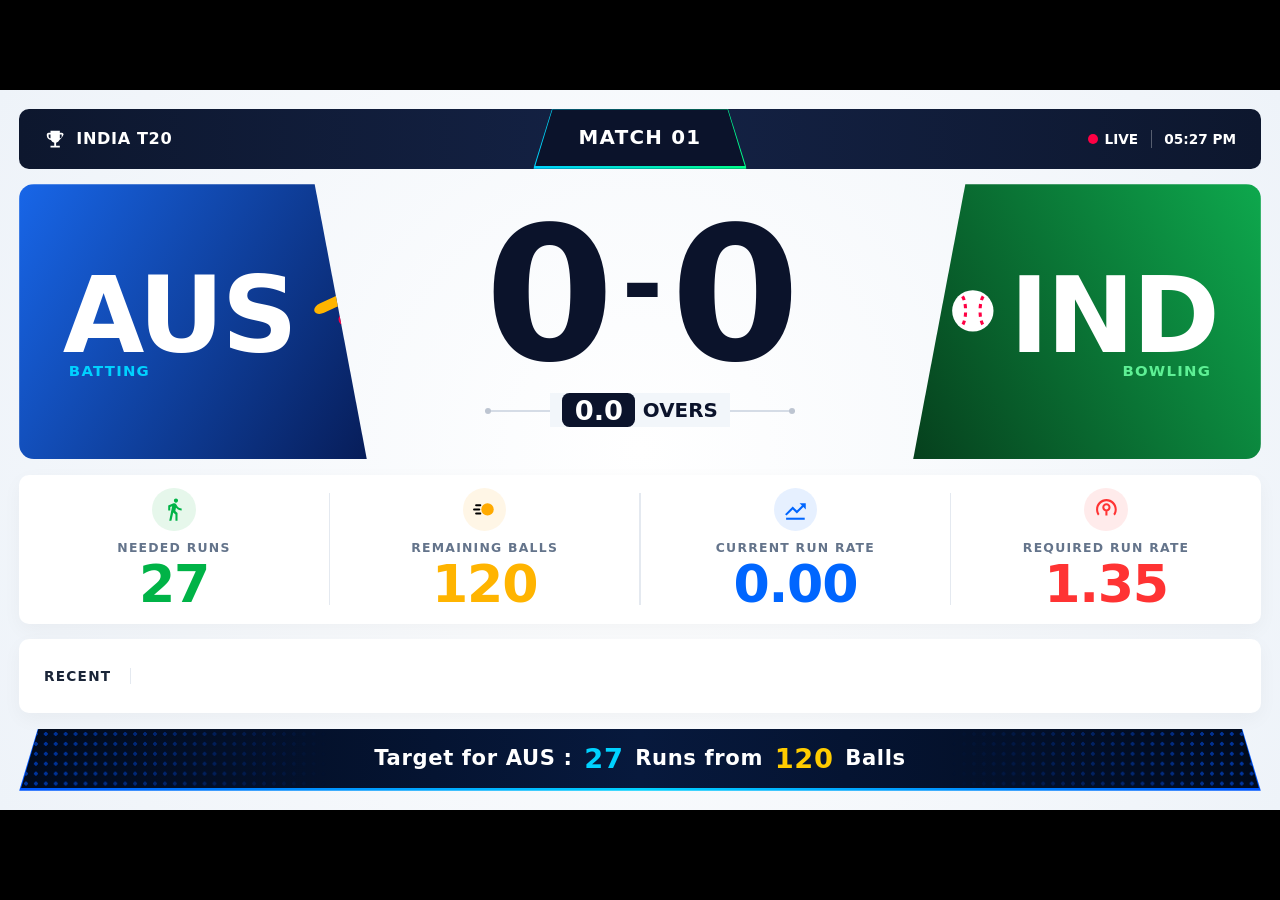
<file: design.html>
<!DOCTYPE html>
<html lang="en">
<head>
<meta charset="UTF-8">
<meta name="viewport" content="width=device-width, initial-scale=1.0">
<title>Cricket Scoreboard - Projector</title>
<style>
  :root {
    --bg-main: #f2f6fa;
    --dark-blue: #0b132b;
    
    --aus-light: #1866e8;
    --aus-dark: #071d59;
    --aus-accent: #00d2ff;
    
    --ind-light: #0ea84d;
    --ind-dark: #06401d;
    --ind-accent: #5ef095;
    
    /* Using standard system fonts instead of external ones */
    --font-display: system-ui, -apple-system, "Segoe UI", Roboto, "Helvetica Neue", Arial, sans-serif;
    --font-base: system-ui, -apple-system, "Segoe UI", Roboto, "Helvetica Neue", Arial, sans-serif;
  }

  * {
    box-sizing: border-box;
    margin: 0;
    padding: 0;
  }

  body {
    display: flex;
    justify-content: center;
    align-items: center;
    width: 100vw;
    height: 100vh;
    background-color: #000; 
    font-family: var(--font-base);
    overflow: hidden; 
  }

  .scoreboard-container {
    container-type: inline-size;
    container-name: scoreboard;
    
    /* Fills the screen maintaining 16:9 ratio with NO outer margins */
    width: 100vw; 
    max-width: calc(100vh * 16 / 9);
    aspect-ratio: 16 / 9;
    margin: 0 auto;
    
    background: var(--bg-main);
    background-image: radial-gradient(circle at 50% 50%, #ffffff 0%, #eef3f9 100%);
    display: flex;
    flex-direction: column;
    justify-content: space-between; 
    padding: 1.5cqw;
    gap: 1.2cqw;
    
    border-radius: 0; 
    position: relative;
  }

  /* --- HEADER --- */
  .header {
    height: 4.8cqw;
    min-height: 4.8cqw;
    background: linear-gradient(90deg, #0d172e, #142245, #0d172e);
    border-radius: 0.8cqw;
    display: flex;
    justify-content: space-between;
    align-items: center;
    padding: 0 2cqw;
    color: white;
    font-weight: 700;
    position: relative;
  }

  .header-left {
    display: flex;
    align-items: center;
    gap: 0.8cqw;
    font-size: 1.3cqw;
    letter-spacing: 0.05cqw;
    font-family: var(--font-display);
    text-transform: uppercase;
  }

  .header-left svg {
    width: 1.8cqw;
    height: 1.8cqw;
    fill: white;
  }

  .header-center {
    position: absolute;
    left: 50%;
    transform: translateX(-50%);
    height: 100%;
    display: flex;
    align-items: center;
  }

  .match-badge-wrapper {
    background: linear-gradient(90deg, #00d2ff, #00ff88);
    padding: 0 0.15cqw 0.2cqw 0.15cqw;
    clip-path: polygon(1.5cqw 0, calc(100% - 1.5cqw) 0, 100% 100%, 0 100%);
    height: 100%;
  }

  .match-badge {
    background: #0b132b;
    height: 100%;
    display: flex;
    align-items: center;
    padding: 0 3.5cqw;
    clip-path: polygon(1.4cqw 0, calc(100% - 1.4cqw) 0, 100% 100%, 0 100%);
    font-family: var(--font-display);
    font-size: 1.6cqw;
    letter-spacing: 0.1cqw;
  }

  .header-right {
    display: flex;
    align-items: center;
    gap: 1cqw;
    font-size: 1.1cqw;
    font-weight: 600;
  }

  .live-indicator {
    display: flex;
    align-items: center;
    gap: 0.5cqw;
  }

  .live-dot {
    width: 0.8cqw;
    height: 0.8cqw;
    background-color: #ff0044;
    border-radius: 50%;
    animation: pulse 1.5s infinite;
  }

  @keyframes pulse {
    0% { box-shadow: 0 0 0 0 rgba(255, 0, 68, 0.7); }
    70% { box-shadow: 0 0 0 0.5cqw rgba(255, 0, 68, 0); }
    100% { box-shadow: 0 0 0 0 rgba(255, 0, 68, 0); }
  }

  .divider {
    width: 0.1cqw;
    height: 1.5cqw;
    background: rgba(255,255,255,0.3);
  }

  /* --- SCORE ROW --- */
  .score-row {
    display: flex;
    justify-content: space-between;
    align-items: center;
    flex: 1; 
    min-height: 0; 
  }

  .team-card {
    height: 100%;
    width: 28%;
    display: flex;
    flex-direction: column;
    justify-content: center;
    color: white;
    position: relative;
  }

  .aus-card {
    background: linear-gradient(120deg, var(--aus-light) 0%, var(--aus-dark) 100%);
    clip-path: polygon(0 0, 85% 0, 100% 100%, 0 100%);
    border-radius: 1.2cqw 0 0 1.2cqw;
    padding-left: 3.5cqw;
  }

  .ind-card {
    background: linear-gradient(-120deg, var(--ind-light) 0%, var(--ind-dark) 100%);
    clip-path: polygon(15% 0, 100% 0, 100% 100%, 0 100%);
    border-radius: 0 1.2cqw 1.2cqw 0;
    padding-right: 3.5cqw;
    text-align: right;
    align-items: flex-end;
  }

  .team-name-row {
    display: flex;
    align-items: center;
    gap: 1cqw;
  }

  .team-name {
    font-family: var(--font-display);
    font-size: 8.5cqw;
    font-weight: 800;
    line-height: 1;
    letter-spacing: -0.2cqw;
  }

  .team-icon {
    width: 4cqw;
    height: 4cqw;
  }

  .aus-card .team-status, .ind-card .team-status {
    font-weight: 700;
    letter-spacing: 0.1cqw;
    font-size: 1.2cqw;
    margin-top: -0.5cqw;
  }

  .aus-card .team-status {
    color: var(--aus-accent);
    margin-left: 0.5cqw;
  }

  .ind-card .team-status {
    color: var(--ind-accent);
    margin-right: 0.5cqw;
  }

  .score-center {
    flex: 1;
    display: flex;
    flex-direction: column;
    align-items: center;
    justify-content: center;
  }

  .main-runs {
    font-family: var(--font-display);
    font-size: 15cqw;
    font-weight: 800;
    line-height: 0.85;
    color: var(--dark-blue);
    display: flex;
    align-items: center;
    gap: 1cqw;
    letter-spacing: -0.4cqw;
  }

  .main-runs .dash {
    font-size: 8cqw;
    transform: translateY(-0.8cqw);
  }

  .overs-container {
    position: relative;
    width: 25cqw;
    display: flex;
    justify-content: center;
    margin-top: 1.5cqw;
  }

  .overs-line {
    position: absolute;
    top: 50%;
    left: 0;
    right: 0;
    height: 0.15cqw;
    background: #d5dce6;
    z-index: 1;
  }

  .overs-line::before, .overs-line::after {
    content: '';
    position: absolute;
    top: -0.15cqw;
    width: 0.5cqw;
    height: 0.5cqw;
    border-radius: 50%;
    background: #bdc5d1;
  }
  .overs-line::before { left: 0; }
  .overs-line::after { right: 0; }

  .overs-pill {
    position: relative;
    z-index: 2;
    background: var(--bg-main);
    padding: 0 1cqw;
    display: flex;
    align-items: center;
    gap: 0.6cqw;
    font-family: var(--font-display);
    font-size: 1.6cqw;
    font-weight: 700;
    color: var(--dark-blue);
  }

  .overs-val {
    background: var(--dark-blue);
    color: white;
    padding: 0.1cqw 1cqw;
    border-radius: 0.6cqw;
    font-size: 2.2cqw;
  }

  /* --- STATS SECTION (Single Row, 4 Key Stats) --- */
  .stats-row {
    background: #ffffff;
    border-radius: 0.8cqw;
    display: flex;
    align-items: stretch; 
    box-shadow: 0 0.5cqw 1.5cqw rgba(0, 0, 0, 0.04);
    height: 12cqw; 
  }

  .stat-col {
    flex: 1;
    display: flex;
    flex-direction: column;
    align-items: center;
    justify-content: center;
    padding: 0 1cqw;
  }

  .stat-divider {
    width: 0.1cqw;
    background: #e4e9f0;
    margin: 1.5cqw 0; 
  }

  .icon-wrapper {
    width: 3.5cqw;
    height: 3.5cqw;
    border-radius: 50%;
    display: flex;
    align-items: center;
    justify-content: center;
    margin-bottom: 0.8cqw;
  }

  .icon-wrapper svg {
    width: 2cqw;
    height: 2cqw;
  }

  .stat-label {
    font-size: 1cqw;
    font-weight: 700;
    color: #64748b;
    text-transform: uppercase;
    letter-spacing: 0.1cqw;
    text-align: center; 
    line-height: 1.2;
    margin-bottom: 0.2cqw;
  }

  .stat-value {
    font-family: var(--font-display);
    font-size: 4.2cqw; 
    font-weight: 800;
    line-height: 1;
    letter-spacing: -0.1cqw;
  }

  /* Stat Specific Colors */
  .c-need .icon-wrapper { background: #e6f7eb; }
  .c-need svg { fill: #00b347; }
  .c-need .stat-value { color: #00b347; }

  .c-balls .icon-wrapper { background: #fff6e6; }
  .c-balls svg { fill: #ffaa00; }
  .c-balls .stat-value { color: #ffb400; }

  .c-crr .icon-wrapper { background: #e6f0ff; }
  .c-crr svg { fill: #0066ff; }
  .c-crr .stat-value { color: #0066ff; }

  .c-rrr .icon-wrapper { background: #ffebeb; }
  .c-rrr svg { fill: #ff3333; }
  .c-rrr .stat-value { color: #ff3333; }

  /* --- TIMELINE SECTION --- */
  .timeline-wrapper {
    background: #ffffff;
    border-radius: 0.8cqw;
    box-shadow: 0 0.5cqw 1.5cqw rgba(0, 0, 0, 0.04);
    height: 6cqw;
    display: flex;
    align-items: center;
    padding: 0 2cqw;
    gap: 1.5cqw;
  }

  .timeline-label {
    font-size: 1.1cqw;
    font-weight: 800;
    color: #1a2538;
    text-transform: uppercase;
    letter-spacing: 0.1cqw;
    border-right: 0.15cqw solid #e4e9f0;
    padding-right: 1.5cqw;
  }

  .timeline {
    display: flex;
    align-items: center;
    gap: 0.8cqw;
    flex: 1;
    height: 100%;
    overflow: hidden; 
  }

  /* --- STYLISH BOTTOM BAR --- */
  .footer-wrapper {
    height: 5cqw;
    min-height: 5cqw;
    position: relative;
    background: linear-gradient(90deg, #0055ff, #00d2ff, #0055ff);
    clip-path: polygon(1.5cqw 0, calc(100% - 1.5cqw) 0, 100% 100%, 0 100%);
    padding: 0 0.15cqw 0.2cqw 0.15cqw; 
  }

  .footer-inner {
    height: 100%;
    background: linear-gradient(90deg, #010a1c, #07193d, #010a1c);
    clip-path: polygon(1.4cqw 0, calc(100% - 1.4cqw) 0, 100% 100%, 0 100%);
    display: flex;
    align-items: center;
    justify-content: center;
    color: white;
    font-size: 1.7cqw;
    font-weight: 600;
    position: relative;
    letter-spacing: 0.05cqw;
  }

  .footer-inner::before, .footer-inner::after {
    content: '';
    position: absolute;
    top: 0;
    bottom: 0;
    width: 25cqw;
    background-image: radial-gradient(#0055ff 0.15cqw, transparent 0.15cqw);
    background-size: 0.8cqw 0.8cqw;
    background-position: 0 0;
    z-index: 1;
    opacity: 0.6;
  }

  .footer-inner::before {
    left: 0;
    mask-image: linear-gradient(90deg, black, transparent);
    -webkit-mask-image: linear-gradient(90deg, black, transparent);
  }

  .footer-inner::after {
    right: 0;
    mask-image: linear-gradient(-90deg, black, transparent);
    -webkit-mask-image: linear-gradient(-90deg, black, transparent);
  }

  .footer-content {
    position: relative;
    z-index: 2;
  }

  .f-blue { color: #00d2ff; font-weight: 800; font-family: var(--font-display); font-size: 2.2cqw; margin: 0 0.3cqw; vertical-align: middle; }
  .f-yellow { color: #ffcc00; font-weight: 800; font-family: var(--font-display); font-size: 2.2cqw; margin: 0 0.3cqw; vertical-align: middle;}

</style>
</head>
<body>

<div class="scoreboard-container">
  
  <header class="header">
    <div class="header-left">
      <svg viewBox="0 0 24 24"><path d="M19 5h-2V3H7v2H5c-1.1 0-2 .9-2 2v1c0 2.55 1.92 4.63 4.39 4.94A5.01 5.01 0 0011 15.9V19H7v2h10v-2h-4v-3.1a5.01 5.01 0 003.61-2.96C19.08 10.63 21 8.55 21 6V7c0-1.1-.9-2-2-2zM7 11c-1.1 0-2-.9-2-2V7h2v4zm12-2c0 1.1-.9 2-2 2V7h2v2z"/></svg>
      <span>INDIA T20</span>
    </div>
    <div class="header-center">
      <div class="match-badge-wrapper">
        <div class="match-badge">MATCH 01</div>
      </div>
    </div>
    <div class="header-right">
      <div class="live-indicator">
        <div class="live-dot"></div>
        <span>LIVE</span>
      </div>
      <div class="divider"></div>
      <span>05:27 PM</span>
    </div>
  </header>

  <main class="score-row">
    <div class="team-card aus-card">
      <div class="team-name-row">
        <span class="team-name">AUS</span>
        <svg class="team-icon" viewBox="0 0 24 24" fill="none" style="transform: rotate(20deg) translateY(-10%);">
          <path d="M14.5 3.5L16.5 5.5L7.5 14.5C6 16 4 16.5 3 15.5C2 14.5 2.5 12.5 4 11L13 2L14.5 3.5Z" fill="#ffb400"/>
          <path d="M16 2.5L17.5 4" stroke="#ffb400" stroke-width="2" stroke-linecap="round"/>
          <circle cx="18" cy="14" r="3" fill="#ff0044"/>
          <path d="M16.5 13A2 2 0 0 1 19.5 15" stroke="white" stroke-width="1" stroke-linecap="round" stroke-dasharray="1 1"/>
        </svg>
      </div>
      <div class="team-status">BATTING</div>
    </div>

    <div class="score-center">
      <div class="main-runs">
        <span>0</span> <span class="dash">-</span> <span>0</span>
      </div>
      <div class="overs-container">
        <div class="overs-line"></div>
        <div class="overs-pill">
          <span class="overs-val">0.0</span> <span>OVERS</span>
        </div>
      </div>
    </div>

    <div class="team-card ind-card">
      <div class="team-name-row" style="justify-content: flex-end;">
        <svg class="team-icon" viewBox="0 0 24 24" fill="none" style="transform: translateY(-10%);">
          <circle cx="12" cy="12" r="10" fill="white"/>
          <path d="M7 5C9 8 9 16 7 19" stroke="#ff0044" stroke-width="1.5" stroke-dasharray="2 2"/>
          <path d="M17 5C15 8 15 16 17 19" stroke="#ff0044" stroke-width="1.5" stroke-dasharray="2 2"/>
        </svg>
        <span class="team-name">IND</span>
      </div>
      <div class="team-status">BOWLING</div>
    </div>
  </main>

  <section class="stats-row">
    <div class="stat-col c-need">
      <div class="icon-wrapper">
        <svg viewBox="0 0 24 24"><path d="M13.5 5.5c1.1 0 2-.9 2-2s-.9-2-2-2-2 .9-2 2 .9 2 2 2zM9.8 8.9L7 23h2.1l1.8-8 2.1 2v6h2v-7.5l-2.1-2 .6-3C14.8 12 16.8 13 19 13v-2c-1.9 0-3.5-1-4.3-2.4l-1-1.6c-.4-.6-1-1-1.7-1-.3 0-.5.1-.8.1L6 8.3V13h2V9.6l1.8-.7"/></svg>
      </div>
      <div class="stat-label">Needed Runs</div>
      <div class="stat-value">27</div>
    </div>
    
    <div class="stat-divider"></div>

    <div class="stat-col c-balls">
      <div class="icon-wrapper">
        <svg viewBox="0 0 24 24"><circle cx="15" cy="12" r="6"/><path d="M2 12h5M4 8h4M4 16h4" stroke-width="2" stroke-linecap="round" stroke="currentColor"/></svg>
      </div>
      <div class="stat-label">Remaining Balls</div>
      <div class="stat-value">120</div>
    </div>

    <div class="stat-divider"></div>

    <div class="stat-col c-crr">
      <div class="icon-wrapper">
        <svg viewBox="0 0 24 24"><path d="M16 6l2.29 2.29-4.88 4.88-4-4L2 16.59 3.41 18l6-6 4 4 6.3-6.29L22 12V6z"/><path d="M3 22h18v-2H3v2z"/></svg>
      </div>
      <div class="stat-label">Current Run Rate</div>
      <div class="stat-value">0.00</div>
    </div>
    
    <div class="stat-divider"></div>

    <div class="stat-col c-rrr">
      <div class="icon-wrapper">
        <svg viewBox="0 0 24 24"><path d="M12 2C6.48 2 2 6.48 2 12c0 2.21.71 4.25 1.9 5.92L5.32 16.5C4.49 15.22 4 13.67 4 12c0-4.42 3.58-8 8-8s8 3.58 8 8c0 1.67-.49 3.22-1.32 4.5l1.42 1.42C21.29 16.25 22 14.21 22 12c0-5.52-4.48-10-10-10zm-1 12h2v4h-2zm1-8c-2.21 0-4 1.79-4 4s1.79 4 4 4 4-1.79 4-4-1.79-4-4-4zm0 6c-1.1 0-2-.9-2-2s.9-2 2-2 2 .9 2 2-.9 2-2 2z"/></svg>
      </div>
      <div class="stat-label">Required Run Rate</div>
      <div class="stat-value">1.35</div>
    </div>
  </section>

  <div class="timeline-wrapper">
    <div class="timeline-label">Recent</div>
    <div class="timeline" id="fs-timeline">
      </div>
  </div>

  <footer class="footer-wrapper">
    <div class="footer-inner">
      <div class="footer-content">
        Target for AUS : <span class="f-blue">27</span> Runs from <span class="f-yellow">120</span> Balls
      </div>
    </div>
  </footer>

</div>

</body>
</html>
</file>
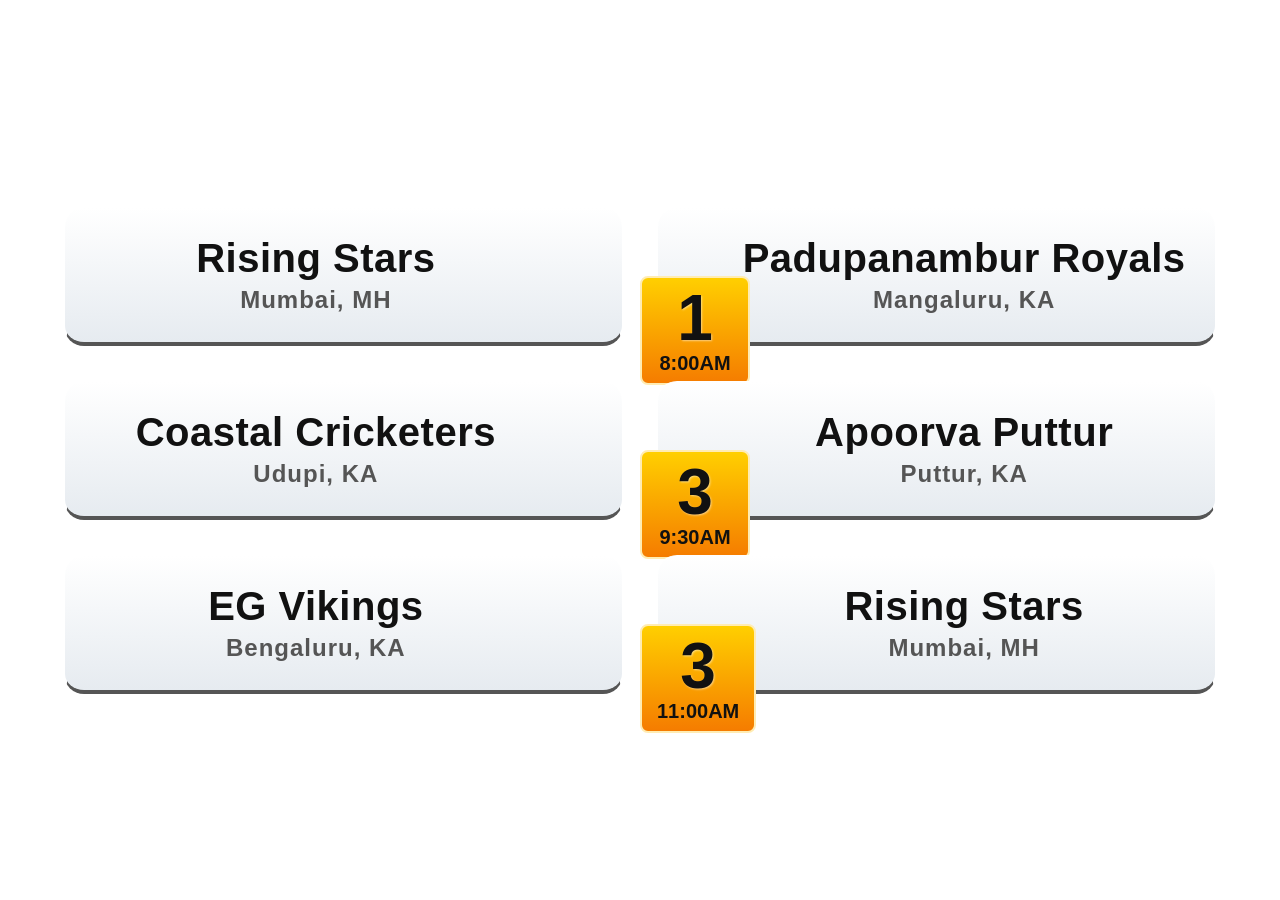
<file: schedule.html>
<!DOCTYPE html>
<html lang="en">
<head>
  <meta charset="UTF-8">
  <meta name="viewport" content="width=device-width, initial-scale=1.0">
  <title>Match Schedule - Neon Overlay</title>
  <style>
    :root {
      /* Glow & Neon Colors */
      --cyan-glow: #00d2ff;
      --cyan-shadow: rgba(0, 210, 255, 0.5);
      
      /* Orange Badge Colors */
      --orange-top: #ffcf00;
      --orange-bottom: #f57c00;
      --orange-border: #ffecb3;
      --orange-shadow: rgba(245, 124, 0, 0.6);
      
      /* Card Colors */
      --card-bg-top: #ffffff;
      --card-bg-bottom: #e6ebf0;
      --text-dark: #111111;
      --text-muted: #555555;
    }

    * {
      box-sizing: border-box;
      margin: 0;
      padding: 0;
    }

    body {
      /* Transparent background for OBS/Projector overlay */
      background: transparent; 
      font-family: 'Arial Black', -apple-system, BlinkMacSystemFont, sans-serif;
      display: flex;
      justify-content: center;
      align-items: center; 
      min-height: 100vh; 
      padding: 0; 
      margin: 0;
      overflow-x: hidden;
    }

    .schedule-container {
      width: 100%;
      max-width: 90%; /* Adjusted to 90% per request */
      display: flex;
      flex-direction: column;
      gap: 35px; /* Increased gap between match cards */
    }

    /* Individual Match Row with Staggered Entrance Animation */
    .match-row {
      display: flex;
      align-items: center;
      justify-content: space-between;
      position: relative;
      width: 100%;
      opacity: 0;
      animation: fadeSlideUp 0.6s cubic-bezier(0.2, 0.8, 0.2, 1) forwards;
    }

    /* Entrance Animation Delays */
    .match-row:nth-child(1) { animation-delay: 0.1s; }
    .match-row:nth-child(2) { animation-delay: 0.25s; }
    .match-row:nth-child(3) { animation-delay: 0.4s; }
    .match-row:nth-child(4) { animation-delay: 0.55s; }

    @keyframes fadeSlideUp {
      from {
        opacity: 0;
        transform: translateY(30px);
      }
      to {
        opacity: 1;
        transform: translateY(0);
      }
    }

    /* White Team Cards */
    .team-card {
      width: 48.5%;
      background: linear-gradient(180deg, var(--card-bg-top) 0%, var(--card-bg-bottom) 100%);
      border-radius: 20px;
      border: 1px solid #ffffff;
      border-bottom: 4px solid var(--text-muted);
      padding: 28px 15px; /* Increased top/bottom padding to increase card height */
      display: flex;
      flex-direction: column;
      justify-content: center;
      align-items: center;
      animation: cyanGlow 3s infinite alternate ease-in-out; /* Continuous attention animation */
    }

    /* Padding adjustments so text is visually centered despite the overlapping central badge */
    .team-card.left { padding-right: 70px; }
    .team-card.right { padding-left: 70px; }

    /* Team Typography - Enlarged & Uppercase removed */
    .team-name {
      font-size: 40px; /* Increased font size */
      font-weight: 900;
      color: var(--text-dark);
      /* text-transform: uppercase; (Removed) */
      letter-spacing: 0.5px;
      line-height: 1.1;
      text-align: center;
    }

    .team-address {
      font-family: 'Segoe UI', Roboto, Helvetica, sans-serif;
      font-size: 24px; /* Increased font size */
      font-weight: 800;
      color: var(--text-muted);
      margin-top: 6px;
      /* text-transform: uppercase; (Removed) */
      letter-spacing: 1px;
      text-align: center;
    }

    /* Always-On Attention Animation: Center badge scaling & glowing heartbeat */
    @keyframes badgePulse {
      0% {
        transform: translate(-50%, -50%) scale(1);
        box-shadow: 0 6px 15px var(--orange-shadow), inset 0 2px 4px rgba(255,255,255,0.4);
      }
      100% {
        transform: translate(-50%, -50%) scale(1.05); /* Slight pop/scale */
        box-shadow: 0 10px 30px var(--orange-bottom), inset 0 2px 8px rgba(255,255,255,0.6);
      }
    }

    /* Central Orange Match Badge */
    .match-badge {
      position: absolute;
      left: 50%;
      top: 50%;
      z-index: 10;
      
      background: linear-gradient(180deg, var(--orange-top) 0%, var(--orange-bottom) 100%);
      border: 2px solid var(--orange-border);
      border-radius: 8px;
      padding: 8px 15px; 
      
      display: flex;
      flex-direction: column;
      align-items: center;
      justify-content: center;
      min-width: 110px; 
      animation: badgePulse 2s infinite alternate ease-in-out; /* Continuous attention animation */
    }

    /* BIG Match Number */
    .match-num {
      font-size: 64px;
      font-weight: 900;
      color: var(--text-dark);
      line-height: 1;
      margin-bottom: 2px;
      text-shadow: 1px 1px 2px rgba(255,255,255,0.5);
    }

    .match-time {
      font-family: 'Segoe UI', Roboto, Helvetica, sans-serif;
      font-size: 20px;
      font-weight: 900;
      color: var(--text-dark);
      margin-top: 0;
    }
  </style>
</head>
<body>

  <div class="schedule-container">
    
    <!-- MATCH 1 -->
    <div class="match-row">
      <div class="team-card left">
        <div class="team-name">Rising Stars</div>
        <div class="team-address">Mumbai, MH</div>
      </div>
      
      <div class="match-badge">
        <div class="match-num">1</div>
        <div class="match-time">8:00AM</div>
      </div>
      
      <div class="team-card right">
        <div class="team-name">Padupanambur Royals</div>
        <div class="team-address">Mangaluru, KA</div>
      </div>
    </div>

    <!-- MATCH 3 -->
    <div class="match-row">
      <div class="team-card left">
        <div class="team-name">Coastal Cricketers</div>
        <div class="team-address">Udupi, KA</div>
      </div>
      
      <div class="match-badge">
        <div class="match-num">3</div>
        <div class="match-time">9:30AM</div>
      </div>
      
      <div class="team-card right">
        <div class="team-name">Apoorva Puttur</div>
        <div class="team-address">Puttur, KA</div>
      </div>
    </div>

    <!-- MATCH 5 -->
    <div class="match-row">
      <div class="team-card left">
        <div class="team-name">EG Vikings</div>
        <div class="team-address">Bengaluru, KA</div>
      </div>
      
      <div class="match-badge">
        <div class="match-num">3</div>
        <div class="match-time">11:00AM</div>
      </div>
      
      <div class="team-card right">
        <div class="team-name">Rising Stars</div>
        <div class="team-address">Mumbai, MH</div>
      </div>
    </div>

  </div>

</body>
</html>
</file>
